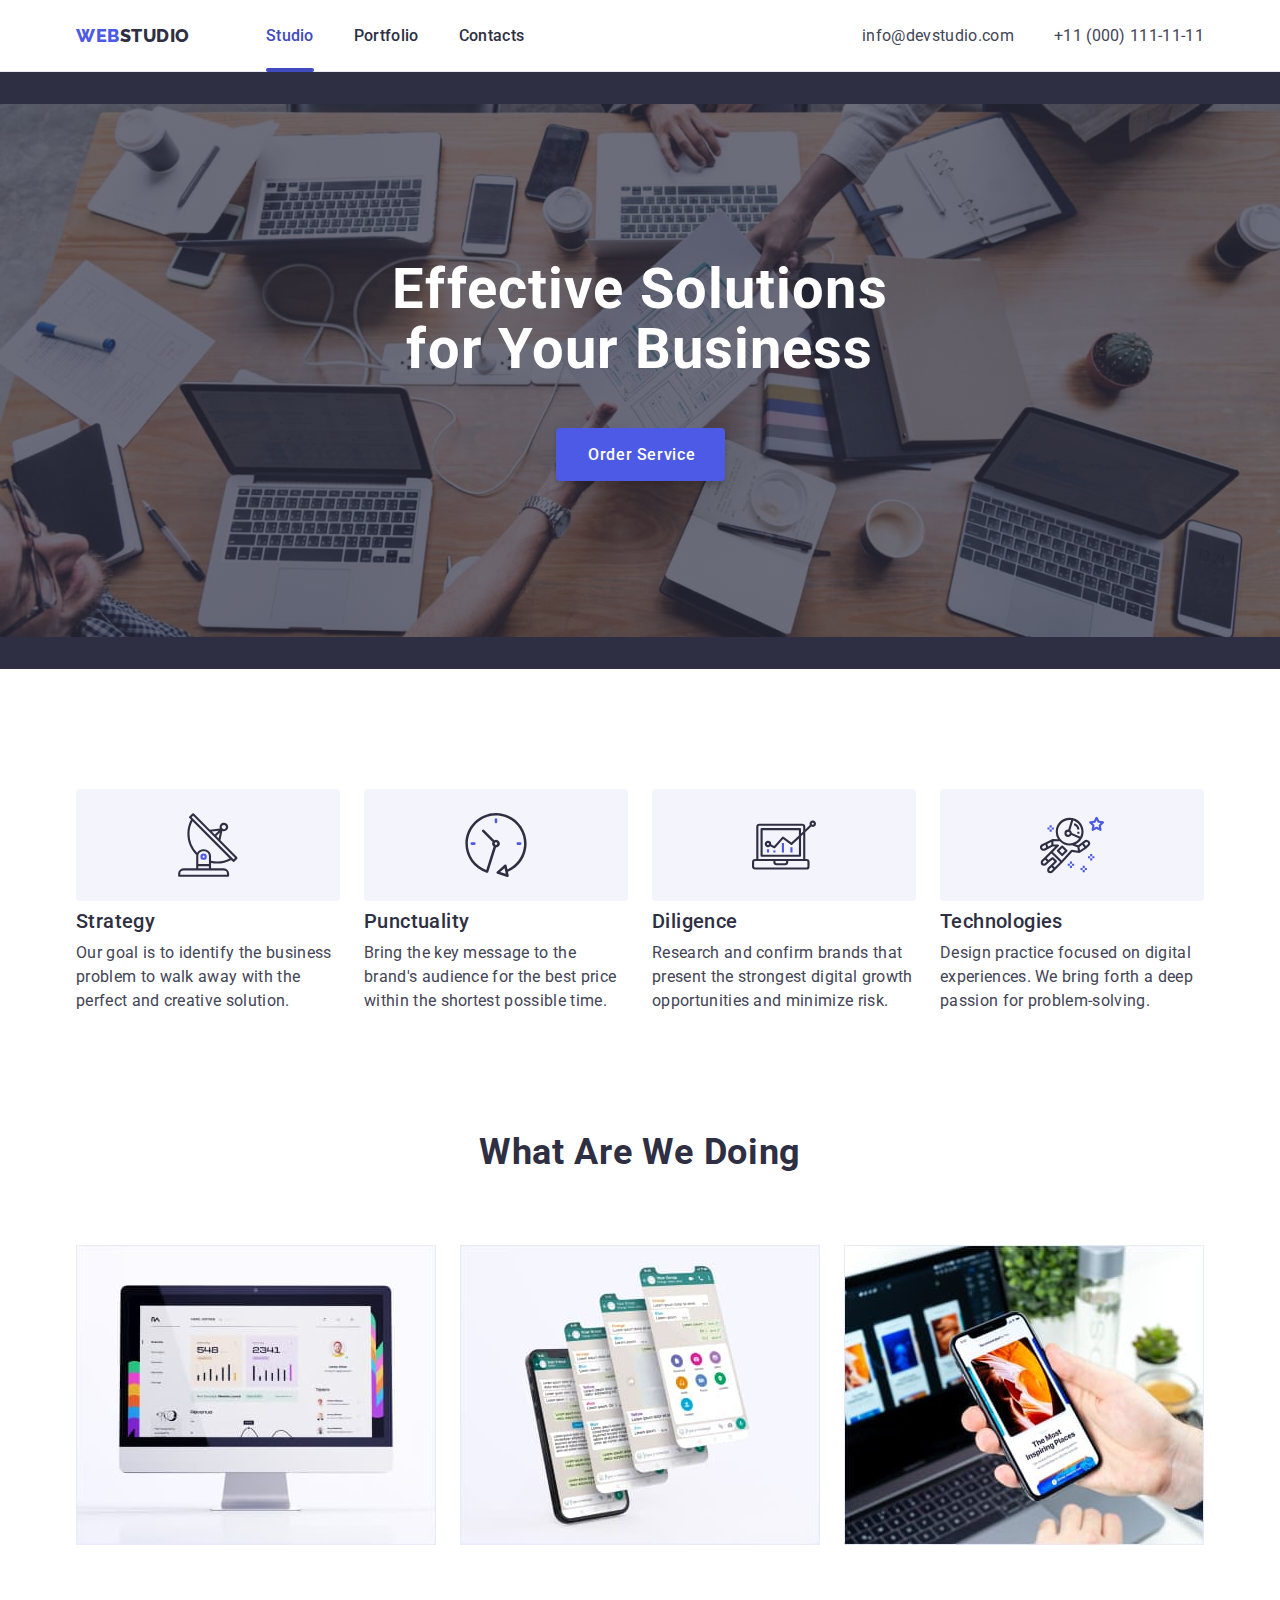
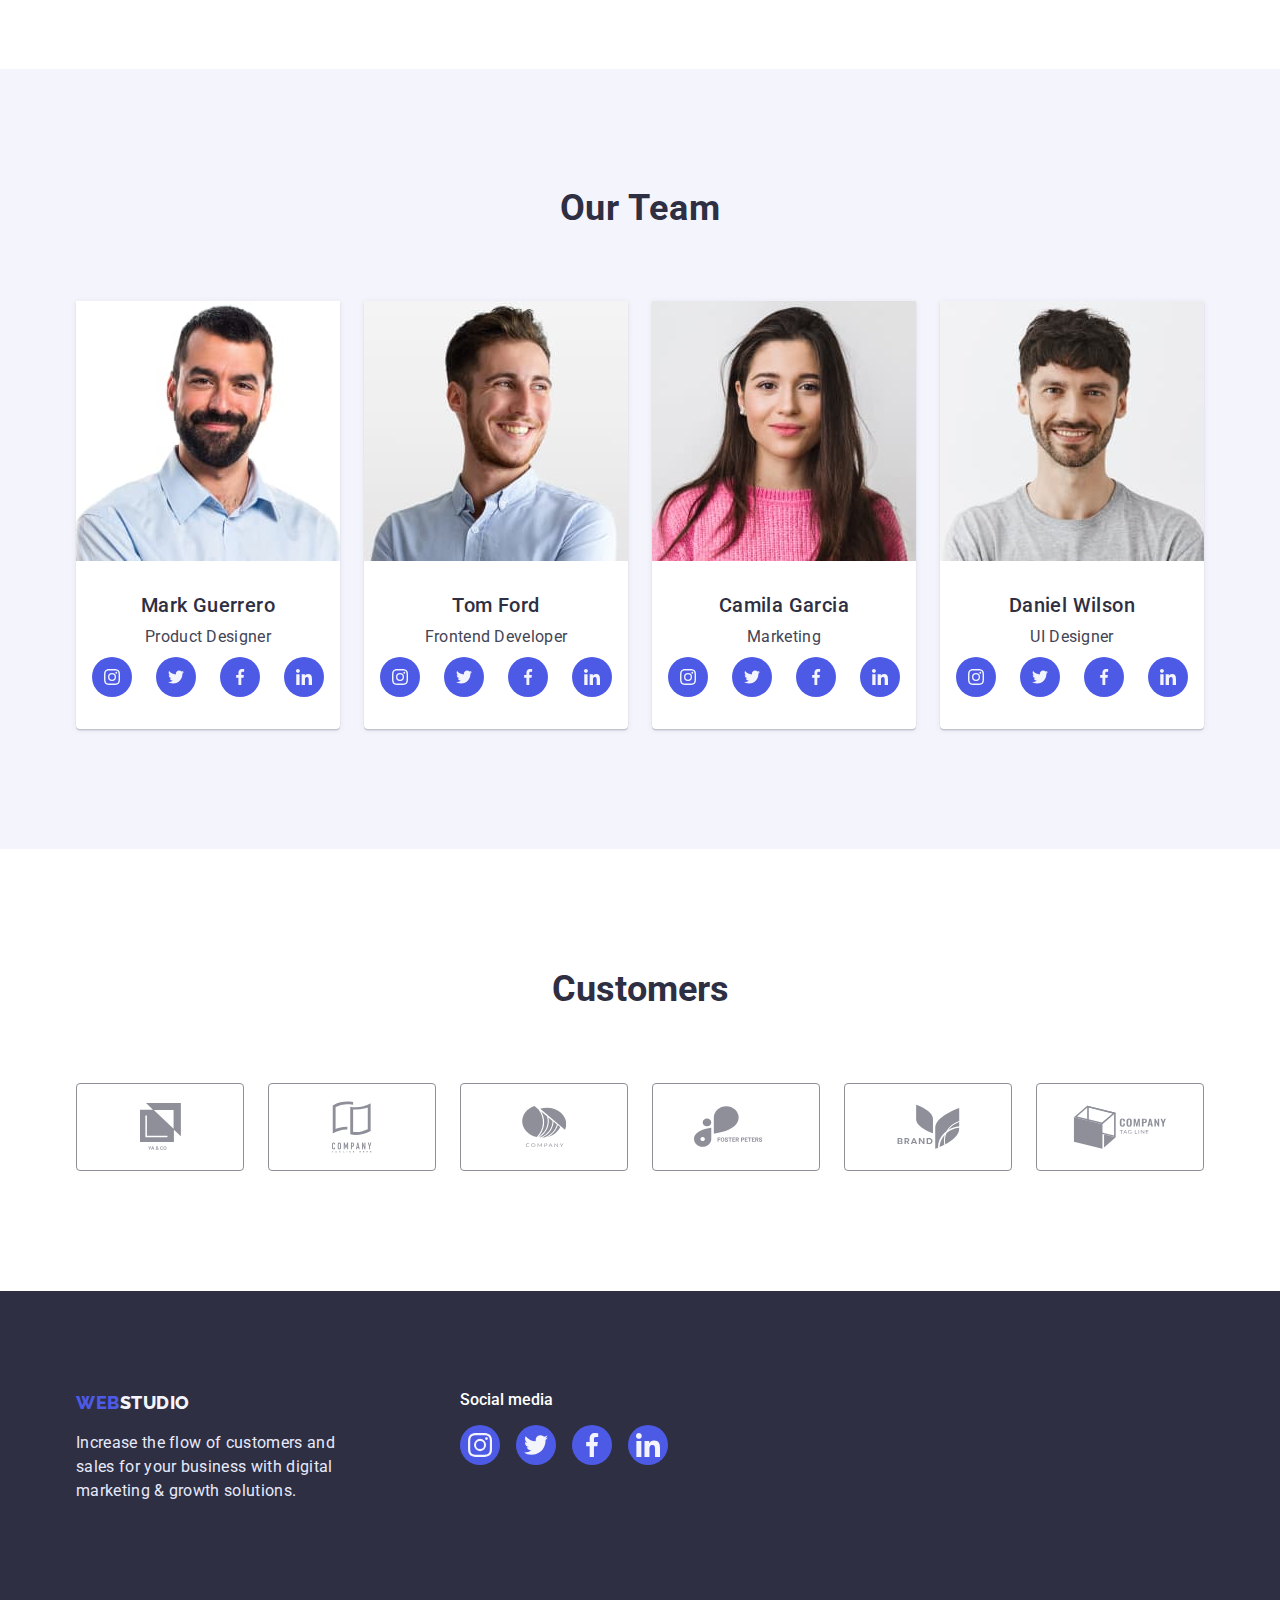
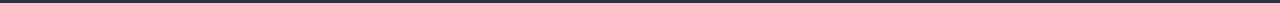
<file: index.html>
<!DOCTYPE html>
<html lang="en">
<!-- HEAD -->
<head>
    <meta charset="UTF-8">
    <meta http-equiv="X-UA-Compatible" content="IE=edge">
    <meta name="viewport" content="width=device-width, initial-scale=1.0">
    
    <link rel="stylesheet" href="https://cdnjs.cloudflare.com/ajax/libs/modern-normalize/1.0.0/modern-normalize.min.css"/>
    
    <link rel="preconnect" href="https://fonts.googleapis.com">
    <link rel="preconnect" href="https://fonts.gstatic.com" crossorigin>
    <link href="https://fonts.googleapis.com/css2?family=Raleway:wght@800&family=Roboto:wght@400;500;700;900&display=swap" rel="stylesheet">
    <link rel="stylesheet" href="styles.css">
    <title>Web Studio</title>
</head>

<!-- BODY -->
<body>
<!-- NAVIGATION -->
    <header class="header-border">     
        <div class="container header-container">
                <div class="flex-header">
                <nav class="flex-header">
                    <a href="./index.html" class="logo">
                        <span>Web</span>Studio
                    </a>
                    <ul class="list flex-header">
                        <li class="list-item"><a href="./index.html" class="nav link studio-line">Studio</a></li>
                        <li class="list-item"><a href="./portfolio.html" class="nav link">Portfolio</a></li>
                        <li class="list-item"><a href="" class="nav link">Contacts</a></li>
                    </ul>
                </nav> 
                    <ul class="list flex-header">
                        <li class="list-item"><a href="mailto:info@devstudio.com" class="nav contacts"><span>info@devstudio.com</span></a></li>
                        <li class="list-item"><a href="tel:+110001111111" class="nav contacts"><span>+11 (000) 111-11-11</span></a></li>
                    </ul>
                </div>
        </div>
</header> 
<!-- MAIN -->
<main>  
    <!-- HERO -->
            <section class="hero-section">
                <div class="container hero-container">
                    <h1 class="hero">
                        Effective Solutions
                        for Your Business
                    </h1>
                        <button type="button" class="btn" data-modal-open>Order Service</button>
                </div>
            </section>
            <!-- OUR SKILLS -->
            <section class="container our-skills-section">
                        <h2 class="invisible">Our skills</h2>
                        <ul class="list our-skills-flex" >
                            <li class="list-item our">
                                <div class="our-skills-icon-container">
                                    <svg class="our-skills-icon" width="59.72px" height="64px" >
                                        <use href="./images/symbol-defs-upd.svg#icon-antenna"></use>
                                    </svg>
                                </div>
                                <h3 class="our-skills-header">Strategy</h3>
                                <p class="our-skills-text">Our goal is to identify the business
                                    problem to walk away with the perfect and creative solution.</p>
                            </li>
                            <li class="list-item our">
                                <div class="our-skills-icon-container">
                                    <svg class="our-skills-icon" width="64px" height="64px">
                                        <use href="./images/symbol-defs-upd.svg#icon-clock"></use>
                                    </svg>
                                </div>
                                <h3 class="our-skills-header">Punctuality</h3>
                                <p class="our-skills-text">Bring the key message to the brand's audience for the best price within the shortest possible time.</p>
                            </li>
                            <li class="list-item our">
                                <div class="our-skills-icon-container">
                                    <svg class="our-skills-icon" width="64px" height="64px">
                                        <use href="./images/symbol-defs-upd.svg#icon-diagram"></use>
                                    </svg>
                                </div>
                                <h3 class="our-skills-header">Diligence</h3>
                                <p class="our-skills-text">Research and confirm brands that present the strongest digital growth opportunities and minimize risk.</p>
                            </li>
                            <li class="list-item our no-mr-right">
                                <div class="our-skills-icon-container">
                                    <svg class="our-skills-icon" width="64px" height="64px">
                                        <use href="./images/symbol-defs-upd.svg#icon-astronaut"></use>
                                    </svg>
                                </div>
                                <h3 class="our-skills-header">Technologies</h3>
                                <p class="our-skills-text">Design practice focused on digital experiences. We bring forth a deep passion for problem-solving.</p>
                            </li>
                        </ul>
            </section>
            <!-- WORKS -->
            <section class="container works-section">
                    <h2 class="works-header">What are we doing</h2>
                    <ul class="list works-list">
                        <li class="list-item works-image"><img src="images/img1.jpg" alt="Rectangle 71" width="360" height="300"></li>
                        <li class="list-item works-image"><img src="images/img2.jpg" alt="Rectangle 71" width="360" height="300"></li>
                        <li class="list-item works-image"><img src="images/img3.jpg" alt="Rectangle 71" width="360" height="300"></li>
                    </ul>
            </section>
            <!-- OUR TEAM -->
            <section class="our-team-bg">
                <div class="container team-section">
                    <h2 class="our-team-header">Our Team</h2>
                    <ul class="list our-team-list">
                        <li class="list-item teammate-card">
                            <img src="images/foto1.jpg" alt="teammate" width="264" height="260">
                        <div class="teammate-paddings">
                            <h3 class="teammates-title teammate-title-loc">Mark Guerrero</h3>
                                <p class="teammate-description teammate-text">Product Designer</p>
                        
                            <ul class="our-team-svg-list list">
                                    <li>
                                        <a href="" class="our-team-link">
                                            <svg class="our-team-icon">
                                                <use href="./images/symbol-defs-upd.svg#icon-instagram"></use>
                                            </svg>
                                        </a>
                                    </li>
                                    <li>
                                        <a href="" class="our-team-link">
                                            <svg class="our-team-icon">
                                                <use href="./images/symbol-defs-upd.svg#icon-twitter"></use>
                                            </svg>
                                        </a>
                                    </li>
                                    <li>
                                        <a href="" class="our-team-link">
                                            <svg class="our-team-icon">
                                                <use href="./images/symbol-defs-upd.svg#icon-facebook"></use>
                                            </svg>
                                        </a>
                                    </li>
                                    <li>
                                        <a href="" class="our-team-link">
                                            <svg class="our-team-icon">
                                                <use href="./images/symbol-defs-upd.svg#icon-linkedin"></use>
                                            </svg>
                                        </a>
                                    </li>
                            </ul>
                        </div>
                        </li>
                        
                        <li class="list-item teammate-card">
                            <img src="images/foto2.jpg" alt="teammate" width="264" height="260">
                        <div class="teammate-paddings">
                            <h3 class="teammates-title teammate-title-loc">Tom Ford</h3>
                                <p class="teammate-description teammate-text">Frontend Developer</p>
                        
                            <ul class="our-team-svg-list list">
                                    <li>
                                        <a href="" class="our-team-link">
                                            <svg class="our-team-icon">
                                                <use href="./images/symbol-defs-upd.svg#icon-instagram"></use>
                                            </svg>
                                        </a>
                                    </li>
                                    <li>
                                        <a href="" class="our-team-link">
                                            <svg class="our-team-icon">
                                                <use href="./images/symbol-defs-upd.svg#icon-twitter"></use>
                                            </svg>
                                        </a>
                                    </li>
                                    <li>
                                        <a href="" class="our-team-link">
                                            <svg class="our-team-icon">
                                                <use href="./images/symbol-defs-upd.svg#icon-facebook"></use>
                                            </svg>
                                        </a>
                                    </li>
                                    <li>
                                        <a href="" class="our-team-link">
                                            <svg class="our-team-icon">
                                                <use href="./images/symbol-defs-upd.svg#icon-linkedin"></use>
                                            </svg>
                                        </a>
                                    </li>
                            </ul>
                        </div>
                        </li>
            
                        <li class="list-item teammate-card">
                            <img src="images/foto3.jpg" alt="teammate" width="264" height="260">
                        <div class="teammate-paddings">
                            <h3 class="teammates-title teammate-title-loc">Camila Garcia</h3>
                                <p class="teammate-description teammate-text">Marketing</p>
                        
                            <ul class="our-team-svg-list list">
                                    <li>
                                        <a href="" class="our-team-link">
                                            <svg class="our-team-icon">
                                                <use href="./images/symbol-defs-upd.svg#icon-instagram"></use>
                                            </svg>
                                        </a>
                                    </li>
                                    <li>
                                        <a href="" class="our-team-link">
                                            <svg class="our-team-icon">
                                                <use href="./images/symbol-defs-upd.svg#icon-twitter"></use>
                                            </svg>
                                        </a>
                                    </li>
                                    <li>
                                        <a href="" class="our-team-link">
                                            <svg class="our-team-icon">
                                                <use href="./images/symbol-defs-upd.svg#icon-facebook"></use>
                                            </svg>
                                        </a>
                                    </li>
                                    <li>
                                        <a href="" class="our-team-link">
                                            <svg class="our-team-icon">
                                                <use href="./images/symbol-defs-upd.svg#icon-linkedin"></use>
                                            </svg>
                                        </a>
                                    </li>
                            </ul>
                        </div>
                        </li>
                        
                        <li class="list-item teammate-card">
                            <img src="images/foto4.jpg" alt="teammate" width="264" height="260">
                        <div class="teammate-paddings">
                            <h3 class="teammates-title teammate-title-loc">Daniel Wilson</h3>
                                <p class="teammate-description teammate-text">UI Designer</p>
                        
                            <ul class="our-team-svg-list list">
                                    <li>
                                        <a href="" class="our-team-link">
                                            <svg class="our-team-icon">
                                                <use href="./images/symbol-defs-upd.svg#icon-instagram"></use>
                                            </svg>
                                        </a>
                                    </li>
                                    <li>
                                        <a href="" class="our-team-link">
                                            <svg class="our-team-icon">
                                                <use href="./images/symbol-defs-upd.svg#icon-twitter"></use>
                                            </svg>
                                        </a>
                                    </li>
                                    <li>
                                        <a href="" class="our-team-link">
                                            <svg class="our-team-icon">
                                                <use href="./images/symbol-defs-upd.svg#icon-facebook"></use>
                                            </svg>
                                        </a>
                                    </li>
                                    <li>
                                        <a href="" class="our-team-link">
                                            <svg class="our-team-icon">
                                                <use href="./images/symbol-defs-upd.svg#icon-linkedin"></use>
                                            </svg>
                                        </a>
                                    </li>
                            </ul>
                        </div>
                        </li>
                    </ul>
                </div>
            </section>
            <!--CLIENTS-->
                <section class="container clients-section">
                    <h2 class="customers-header">Customers</h2>
                    <ul class="customers-list">

                            <li class="customers-list-item list">
                                <a href="" class="customers-link">
                                        <svg class="customers-icon-1 cl-link">
                                            <use href="./images/symbol-defs-upd.svg#icon-clients-1" width="41px" height="46.97px"></use>
                                        </svg>
                                </a>
                            </li>

                            <li class="customers-list-item list">
                                <a href="" class="customers-link">
                                        <svg class="customers-icon-2 cl-link">
                                            <use href="./images/symbol-defs-upd.svg#icon-clients-2" width="40px" height="52px"></use>
                                        </svg>
                                </a>
                            </li>

                            <li class="customers-list-item list">
                                <a href="" class="customers-link">
                                        <svg class="customers-icon-3 cl-link">
                                            <use href="./images/symbol-defs-upd.svg#icon-clients-3" width="44px" height="41px"></use>
                                        </svg>
                                    
                                </a>
                            </li>

                            <li class="customers-list-item list">
                                <a href="" class="customers-link">
                                        <svg class="customers-icon-4 cl-link">
                                            <use href="./images/symbol-defs-upd.svg#icon-clients-4" width="84px" height="41px"></use>
                                        </svg>
                                </a>
                            </li>

                             <li class="customers-list-item list">
                                <a href="" class="customers-link">
                                        <svg class="customers-icon-5 cl-link">
                                            <use href="./images/symbol-defs-upd.svg#icon-clients-5" width="63px" height="45px"></use>
                                        </svg>
                                </a>
                            </li>

                           <li class="customers-list-item list">
                                <a href="" class="customers-link">
                                        <svg class="customers-icon-6 cl-link">
                                            <use href="./images/symbol-defs-upd.svg#icon-clients-6" width="94px" height="44px"></use>
                                        </svg>
                                </a>
                           </li>
                    </ul>
                </section>
        </main>

<!-- FOOTER -->
<footer class="footer">
    <div class="container flex-footer-container">
            <div class="footer-text-container">
                <a href="./index.html" class="footer-logo">
                    <span>Web</span>Studio
                </a>
                <p class="footer-text">
                    Increase the flow of customers and sales for your business with digital marketing & growth solutions.
                </p>
            </div>
            
        <div class="footer-container">
            <h2 class="footer-header">Social media</h2>
                    <ul class="footer-link-container list">
                        <li class="list-item">
                            <a href="" class="footer-link">
                                <svg class="footer-icon">
                                    <use href="./images/symbol-defs-upd.svg#icon-instagram"></use>
                                </svg>
                            </a>
                        </li>
                                
                                
                        <li class="list-item">
                            <a href="" class="footer-link">
                                <svg class="footer-icon">
                                    <use href="./images/symbol-defs-upd.svg#icon-twitter"></use>
                                </svg>
                            </a>
                        </li>
                                
                                
                        <li class="list-item">
                            <a href="" class="footer-link">
                                <svg class="footer-icon">
                                    <use href="./images/symbol-defs-upd.svg#icon-facebook"></use>
                                </svg>
                            </a>
                        </li>
                                
                                
                        <li class="list-item">
                            <a href="" class="footer-link">
                                <svg class="footer-icon">
                                    <use href="./images/symbol-defs-upd.svg#icon-linkedin"></use>
                                </svg>
                            </a>
                        </li>
                    </ul>
        </div>
    </div>
    </footer>
    <div class="backdrop is-hidden" data-modal>
        <div class="modal">
            <button type="button" class="modal-close-btn" data-modal-close>
                <svg class="modal-close-icon">
                    <use href="./images/symbol-defs-upd.svg#icon-Vector-1"></use>
                </svg>
            </button>
        </div>
    </div>
    <script src="./js/modal.js"></script>
</body>
</html>
</file>
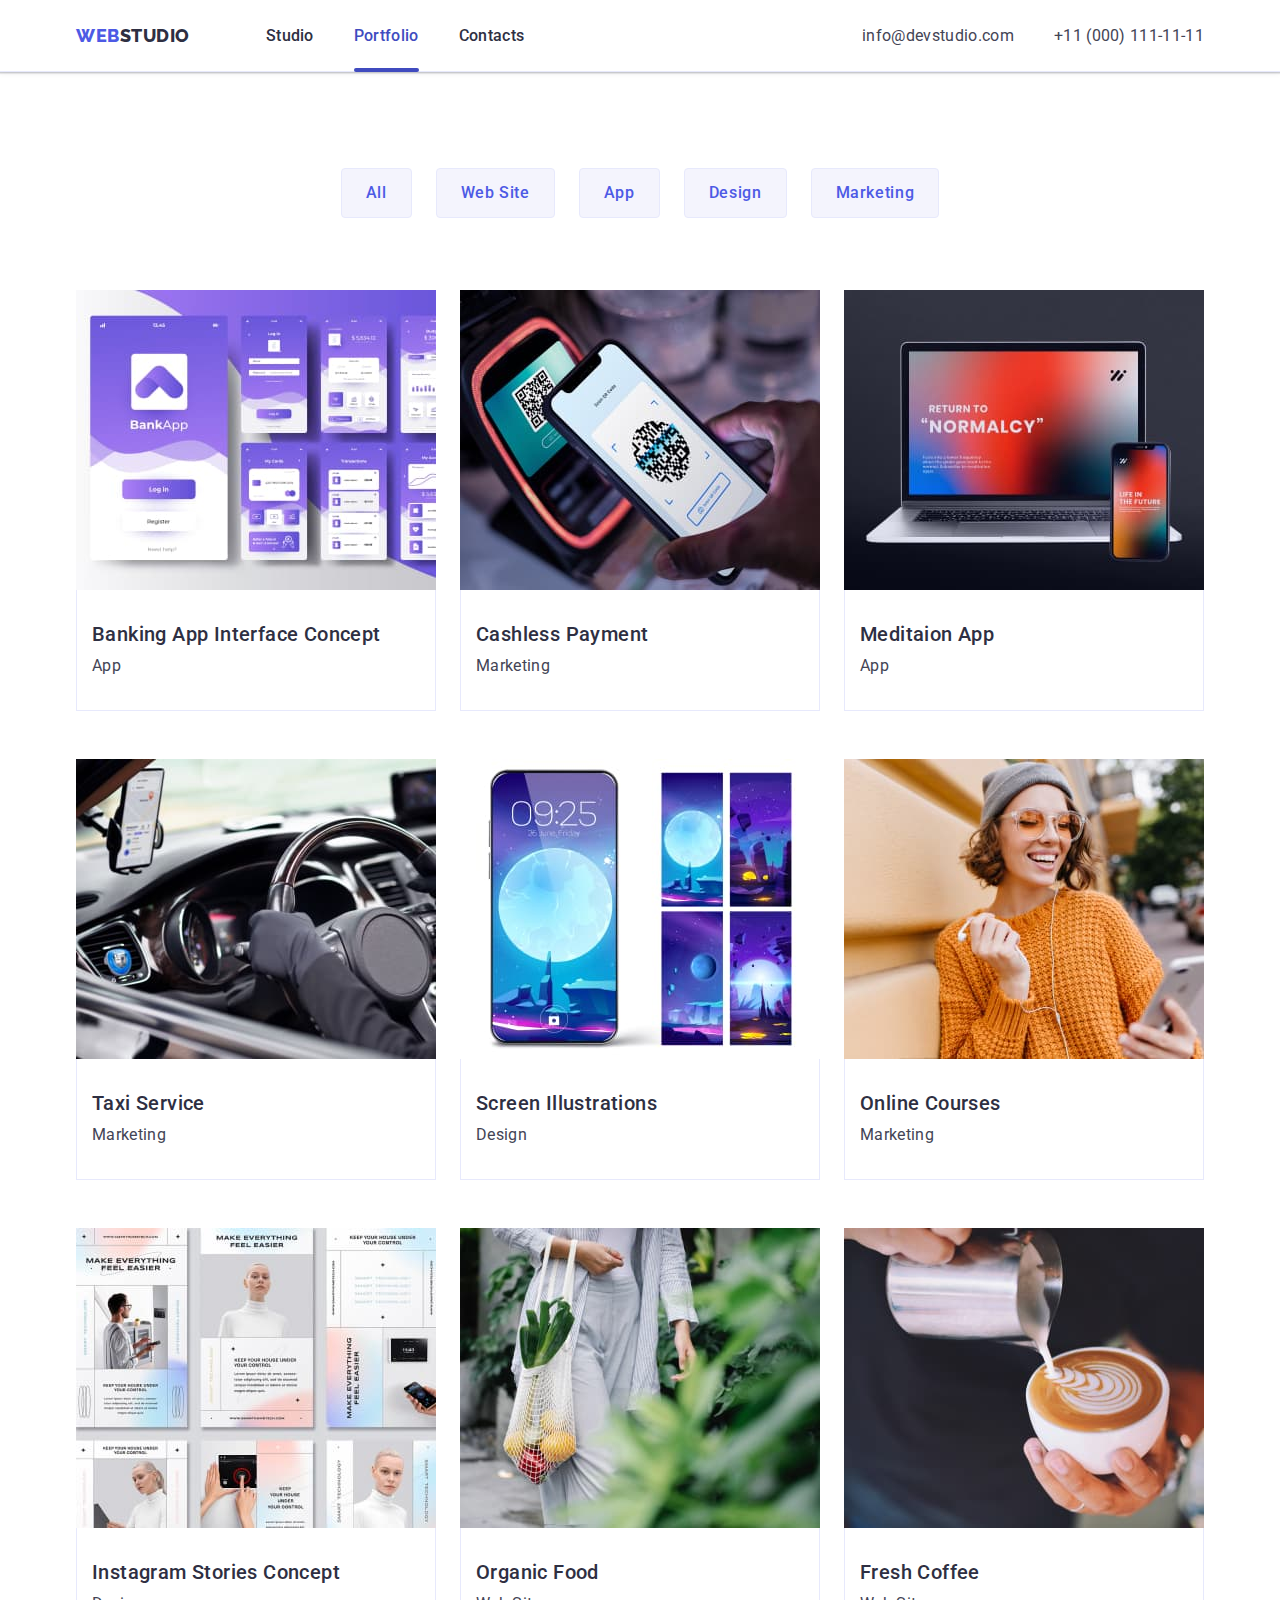
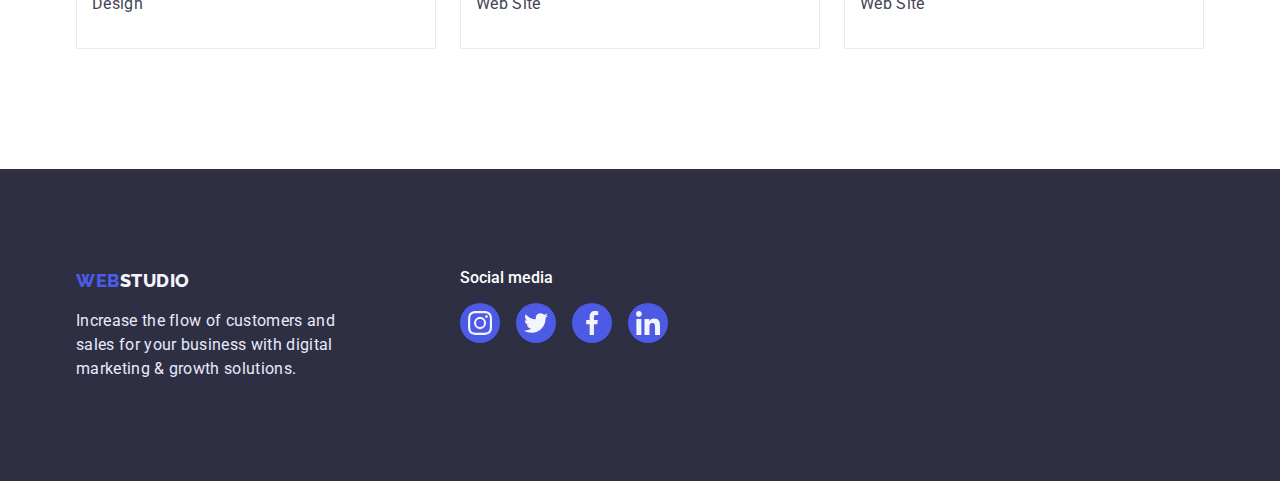
<file: portfolio.html>
<!DOCTYPE html>
<html lang="en">
<head>
    <meta charset="UTF-8">
    <meta http-equiv="X-UA-Compatible" content="IE=edge">
    <meta name="viewport" content="width=device-width, initial-scale=1.0">
    
    <link rel="stylesheet" href="https://cdnjs.cloudflare.com/ajax/libs/modern-normalize/1.0.0/modern-normalize.min.css"/>
    
    <link rel="preconnect" href="https://fonts.googleapis.com">
    <link rel="preconnect" href="https://fonts.gstatic.com" crossorigin>
    <link href="https://fonts.googleapis.com/css2?family=Raleway:wght@800&family=Roboto:wght@400;500;700;900&display=swap" rel="stylesheet">
    <link rel="stylesheet" href="styles.css">
    <title>Web Studio</title>
</head>
<!-- BODY -->
<body>
<!-- NAVIGATION -->
    <header class="portfolio-header-border">     
        <div class="container header-container">
            <div class="flex-header">
            <nav class="flex-header">
                <a href="./index.html" class="logo">
                    <span>Web</span>Studio
                </a>
                <ul class="list flex-header">
                    <li class="list-item"><a href="./index.html" class="nav link">Studio<div class="line"></div></a></li>
                    <li class="list-item"><a href="./portfolio.html" class="nav link portfolio-line">Portfolio<div class="line"></div></a></li>
                    <li class="list-item"><a href="" class="nav link">Contacts<div class="line"></div></a></li>
                </ul>
            </nav> 
                <ul class="list flex-header">
                    <li class="list-item"><a href="mailto:info@devstudio.com" class="nav contacts"><span>info@devstudio.com</span></a></li>
                    <li class="list-item"><a href="tel:+110001111111" class="nav contacts"><span>+11 (000) 111-11-11</span></a></li>
                </ul>
            </div>
    </div>
</header>
<!-- MAIN -->
<main>
<!-- PORFOLIO BTN -->
    <section class="container portfolio-section">
            <ul class="list portfolio-btn-flex">
                <li class="list-item"><button type="button" class="portfolio portfolio-nav-btn">All</button></li>
                <li class="list-item"><button type="button" class="portfolio portfolio-nav-btn">Web Site</button></li>
                <li class="list-item"><button type="button" class="portfolio portfolio-nav-btn">App</button></li>
                <li class="list-item"><button type="button" class="portfolio portfolio-nav-btn">Design</button></li>
                <li class="list-item"><button type="button" class="portfolio portfolio-nav-btn">Marketing</button></li>
            </ul>
<!-- PROJECT CARDS -->
        <h1 class="invisible">Portfolio</h1>
        <ul class="list portfolio-list">
            <li class="list-item project-card">
                <a href="" class="link project-card-link">
                    <div class="cards-overlay-block">
                        <img src="images/img.jpg" alt="project-card-0" width="360" height="300">
                        <div class="overlay">
                            <p>14 Stylish and User-Friendly App Design Concepts · Task Manager App · Calorie Tracker App · Exotic Fruit Ecommerce App · Cloud Storage App</p>
                        </div>
                    </div>
                        <div class="project-card-text-paddings">
                            <h2 class="project-card-header">Banking App Interface Concept</h2>
                            <p class="project-card-text">App</p>
                        </div>
                </a>
            </li>
            <li class="list-item project-card">
                <a href="" class="link project-card-link">
                    <div class="cards-overlay-block">
                        <img src="images/img-1.jpg" alt="project-card-1" width="360" height="300">
                        <div class="overlay">
                            <p>14 Stylish and User-Friendly App Design Concepts · Task Manager App · Calorie Tracker App · Exotic Fruit Ecommerce App · Cloud Storage App</p>
                        </div>
                    </div>
                        <div class="project-card-text-paddings">
                            <h2 class="project-card-header">Cashless Payment</h2>
                            <p class="project-card-text">Marketing</p>
                        </div>
                </a>
            </li>
            <li class="list-item project-card">
                <a href="" class="link project-card-link">
                    <div class="cards-overlay-block">
                        <img src="images/img-2.jpg" alt="project-card-2" width="360" height="300">
                        <div class="overlay">
                            <p>14 Stylish and User-Friendly App Design Concepts · Task Manager App · Calorie Tracker App · Exotic Fruit Ecommerce App · Cloud Storage App</p>
                        </div>
                    </div>
                        <div class="project-card-text-paddings">
                            <h2 class="project-card-header">Meditaion App</h2>
                            <p class="project-card-text">App</p>
                        </div>
                </a>
            </li>
            <li class="list-item project-card">
                <a href="" class="link project-card-link">
                    <div class="cards-overlay-block">
                        <img src="images/img-3.jpg" alt="project-card-3" width="360" height="300">
                        <div class="overlay">
                            <p>14 Stylish and User-Friendly App Design Concepts · Task Manager App · Calorie Tracker App · Exotic Fruit Ecommerce App · Cloud Storage App</p>
                        </div>
                    </div>
                        <div class="project-card-text-paddings">
                            <h2 class="project-card-header">Taxi Service</h2>
                            <p class="project-card-text">Marketing</p>
                        </div>
                </a>
            </li>
            <li class="list-item project-card">
                <a href="" class="link project-card-link">
                    <div class="cards-overlay-block">
                        <img src="images/img-4.jpg" alt="project-card-4" width="360" height="300">
                        <div class="overlay">
                            <p>14 Stylish and User-Friendly App Design Concepts · Task Manager App · Calorie Tracker App · Exotic Fruit Ecommerce App · Cloud Storage App</p>
                        </div>
                    </div>
                        <div class="project-card-text-paddings">
                            <h2 class="project-card-header">Screen Illustrations</h2>
                            <p class="project-card-text">Design</p>
                        </div>
                </a>
            </li>
            <li class="list-item project-card">
                <a href="" class="link project-card-link">
                    <div class="cards-overlay-block">
                        <img src="images/img-5.jpg" alt="project-card-5" width="360" height="300">
                        <div class="overlay">
                            <p>14 Stylish and User-Friendly App Design Concepts · Task Manager App · Calorie Tracker App · Exotic Fruit Ecommerce App · Cloud Storage App</p>
                        </div>
                    </div>
                        <div class="project-card-text-paddings">
                            <h2 class="project-card-header">Online Courses</h2>
                            <p class="project-card-text">Marketing</p>
                        </div>
                </a>
            </li>
            <li class="list-item project-card">
                <a href="" class="link project-card-link">
                    <div class="cards-overlay-block">
                        <img src="images/img-6.jpg" alt="project-card-6" width="360" height="300">
                        <div class="overlay">
                            <p>14 Stylish and User-Friendly App Design Concepts · Task Manager App · Calorie Tracker App · Exotic Fruit Ecommerce App · Cloud Storage App</p>
                        </div>
                    </div>
                        <div class="project-card-text-paddings">
                            <h2 class="project-card-header">Instagram Stories Concept</h2>
                            <p class="project-card-text">Design</p>
                        </div>
                </a>
            </li>
            <li class="list-item project-card">
                <a href="" class="link project-card-link">
                    <div class="cards-overlay-block">
                        <img src="images/img-7.jpg" alt="project-card-7" width="360" height="300">
                        <div class="overlay">
                            <p>14 Stylish and User-Friendly App Design Concepts · Task Manager App · Calorie Tracker App · Exotic Fruit Ecommerce App · Cloud Storage App</p>
                        </div>
                    </div>
                        <div class="project-card-text-paddings">
                            <h2 class="project-card-header">Organic Food</h2>
                            <p class="project-card-text">Web Site</p>
                        </div>
                </a>
            </li>
            <li class="list-item project-card">
                <a href="" class="link project-card-link">
                    <div class="cards-overlay-block">
                        <img src="images/img-8.jpg" alt="project-card-8" width="360" height="300">
                        <div class="overlay">
                            <p>14 Stylish and User-Friendly App Design Concepts · Task Manager App · Calorie Tracker App · Exotic Fruit Ecommerce App · Cloud Storage App</p>
                        </div>
                    </div>
                        <div class="project-card-text-paddings">
                            <h2 class="project-card-header">Fresh Coffee</h2>
                            <p class="project-card-text">Web Site</p>
                        </div>
                </a>
            </li>
        </ul>
</section>
</main>
<!-- FOOTER -->
<footer class="footer">
    <div class="container flex-footer-container">
            <div class="footer-text-container">
                <a href="./index.html" class="footer-logo">
                    <span>Web</span>Studio
                </a>
                <p class="footer-text">
                    Increase the flow of customers and sales for your business with digital marketing & growth solutions.
                </p>
            </div>
            
        <div class="footer-container">
            <h2 class="footer-header">Social media</h2>
                    <ul class="footer-link-container list">
                        <li class="list-item">
                            <a href="" class="footer-link">
                                <svg class="footer-icon">
                                    <use href="./images/symbol-defs-upd.svg#icon-instagram"></use>
                                </svg>
                            </a>
                        </li>
                                
                                
                        <li class="list-item">
                            <a href="" class="footer-link">
                                <svg class="footer-icon">
                                    <use href="./images/symbol-defs-upd.svg#icon-twitter"></use>
                                </svg>
                            </a>
                        </li>
                                
                                
                        <li class="list-item">
                            <a href="" class="footer-link">
                                <svg class="footer-icon">
                                    <use href="./images/symbol-defs-upd.svg#icon-facebook"></use>
                                </svg>
                            </a>
                        </li>
                                
                                
                        <li class="list-item">
                            <a href="" class="footer-link">
                                <svg class="footer-icon">
                                    <use href="./images/symbol-defs-upd.svg#icon-linkedin"></use>
                                </svg>
                            </a>
                        </li>
                    </ul>
        </div>
    </div>
    </footer>
</body>
</html>
</file>
<file: styles.css>
:root {
 --main-color: #2E2F42;
 --secondary-color: #434455;
 --interactive-elements: #4d5ae5;
 --portfolio-btn-background: #F4F4FD;
 --portfolio-btn-interactive-text: #FFFFFF;
}

*,
*::before,
*::after {
  box-sizing: border-box;
}

.link {
    text-decoration: none;
}

body {
    font-family: 'Roboto', sans-serif;
    color: var(--main-color);
}

.header-border {
    border-bottom: #E7E9FC 1px solid;
}

.portfolio-header-border {
    border-bottom: #E7E9FC 1px solid;
    box-shadow: 0px 2px 1px rgba(46, 47, 66, 0.08), 
    0px 1px 1px rgba(46, 47, 66, 0.16),
     0px 1px 6px rgba(46, 47, 66, 0.08)
}

.header-container { 
    padding: 24px;
    padding-bottom: 23px;
}

.flex-header {
    justify-content: space-between;
    display: flex;
    gap: 40px;
}

.flex {
    display: flex;
}


* h1, h2,h3,h4,h5,h6,p,ul,li {
    margin: 0;
    padding: 0;
}

.container {
    width: 1158px;
    padding-left: 15px;
    padding-right: 15px;
    margin-right: auto;
    margin-left: auto;
}

.list{
    list-style: none;
}

.invisible {
    position: absolute;
    width: 1px;
    height: 1px;
    margin: -1px;
    border: 0;
    padding: 0;
    white-space: nowrap;
    clip-path: inset(100%);
    clip: rect(0 0 0 0);
    overflow: hidden;
}


/**---logo---*/
.logo {
    font-family: 'Raleway';
    font-weight: 800;
    font-size: 18px;
    line-height: 1.33;
    text-decoration: none;
    color: var(--main-color);
    text-transform: uppercase;
    letter-spacing: 0.03em;
    margin-right: 36px;
}

.logo > span {
color: var(--interactive-elements);
}

/**---navigation---*/ 
.nav {
    text-decoration: none;  
    font-family: 'Roboto';
    font-weight: 500;
    font-size: 16px;
    line-height: 1.5; 
    color: var(--main-color);
    letter-spacing: 0.02em;
    transition-duration: 250ms;
    transition-timing-function: linear;
    position: relative;
}

.nav:hover, 
.nav:focus {
color: #404BBF;
}

.contacts {
    color: var(--secondary-color);
    font-weight: 400;   
}

.studio-line::after {
    content: '';
    width: 100%;
    height: 4px;
    background-color: #404BBF;
    display: block;
    border-radius: 2px;
    position: absolute;
    left: 0;
    margin-top: 20px;
}

.studio-line {
    color: #404BBF;
}

.portfolio-line {
    color: #404BBF;
}

.portfolio-line::after {
    content: '';
    width: 100%;
    height: 4px;
    background-color: #404BBF;
    display: block;
    border-radius: 2px;
    transition-duration: 250ms;
    transition-timing-function: linear;
    transform: translateY(20px);
    position: absolute;
}


/* ---hero--- */
.hero-section {
    max-width: 1440px;
    margin: 0 auto;
    background-color: #2E2F42;
    background-image: linear-gradient(
        rgba(46, 47, 66, 0.7), 
        rgba(46, 47, 66, 0.7)),
        url(images/people-office.jpg);
    
    background-size: contain;
    background-repeat: no-repeat;
    background-position: center;
    padding-top: 188px;
    padding-bottom: 188px;
}   

.hero {
    font-weight: 700;
    font-size: 56px;
    line-height: 1.07;
    text-align: center;
    letter-spacing: 0.02em;
    color: #ffffff;
    width: 496px;
    align-self: center;
}

.hero-container {
    display: flex;
    justify-content: center;
    flex-direction: column;
}

/**---button---*/
.btn {
    
    font-weight: 500;
    font-size: 16px;
    line-height: 1.33;
    letter-spacing: 0.04em;
    
    background: var(--interactive-elements);
    color: #ffffff;
    font-family: 'roboto';
    box-shadow: 0px 4px 4px rgba(0, 0, 0, 0.15);
    border-radius: 4px;
    border: 0px;
    
    cursor: pointer;
    margin-left: 480px;
    margin-right: 479px;
    margin-top: 48px;
    display: flex;
    padding: 16px 32px;  
    white-space: nowrap;

    transition-duration: 250ms;
    transition-timing-function: linear;
}

.btn:hover, .btn:focus {
background-color: #404BBF;
}

/* ---our skills--- */
.our-skills-header {
    font-family: 'Roboto';
    font-style: normal;
    font-weight: 500;
    font-size: 20px;
    line-height: 1.2;
    letter-spacing: 0.02em;
}

.our-skills-text {
    font-weight: 400;
    font-size: 16px;
    line-height: 1.5;
    letter-spacing: 0.02em;
    color: var(--secondary-color);
    margin-top: 8px; 
    min-width: 264px;
}



.our-skills-flex {
    display: flex;
}

.our-skills-section {
    padding-top: 120px; 
    padding-bottom: 120px;
}

.our {
    margin-right: 24px;
}

.no-mr-right {
    margin-right: 0;
}

.our-skills-icon-container {
    background-color: #F4F4FD;
    margin-bottom: 8px;
    border-radius: 4px;
    width: 264px;
    height: 112px;
    display: flex;
    align-items: center;
    justify-content: center;
}

/* ---works--- */

.works-section {
    padding-bottom: 120px;
}

.works-header {
    font-weight: 700;
    font-size: 36px;
    line-height: 1.11;
    text-align: center;
    letter-spacing: 0.02em;
    text-transform: capitalize;
    color: var(--main-color);
    margin-bottom: 72px;
    white-space: nowrap;
}

.works-list {
    display: flex;
    gap: 24px;
}

.works-image {
    width: calc((100% - 48px) / 3);
}

.team-section {
    padding-top: 120px;
    padding-bottom: 120px;
}

.our-team-bg {
    background: #F4F4FD;
}

/* ---our team--- */
.our-team-header {
    font-weight: 700;
    font-size: 36px;
    line-height: 1.11;
    text-align: center;
    letter-spacing: 0.02em;
    text-transform: capitalize;
    color: var(--main-color);
    margin-bottom: 72px;
    white-space: nowrap;
}

.our-team-list {
    display: flex;
    gap: 24px;
}

.our-team-svg-list {
    display: flex;
    gap: 24px;
}
       
.our-team-link:hover {
    background-color: #404BBF;
}

.our-team-link:focus {
    background-color: #404BBF;
}

.our-team-link {
    background-color: #4D5AE5;
    width: 40px;
    height: 40px;
    border-radius: 50%;
    display: flex;
    justify-content: center;
    align-items: center;
    transition-duration: 250ms;
    transition-timing-function: linear;
}

.our-team-icon {
    width: 16px;
    height: 16px;
}

.teammates-title {
    font-weight: 500;
    font-size: 20px;
    line-height: 1.2;
    letter-spacing: 0.02em;
    color: var(--main-color);
    white-space: nowrap;
    margin-bottom: 8px;
}

.teammate-description {
    font-weight: 400;
    font-size: 16px;
    line-height: 1.5;
    letter-spacing: 0.02em;
    color: var(--secondary-color);
    margin-bottom: 8px;
}

.teammate-card {
    display: flex;
    flex-direction: column;
    justify-content: flex-end;
    align-items: center;
    background-color: #FFFFFF;
    box-shadow: 0px 1px 6px rgba(46, 47, 66, 0.08), 0px 1px 1px rgba(46, 47, 66, 0.16), 0px 2px 1px rgba(46, 47, 66, 0.08);
    border-radius: 0px 0px 4px 4px;
    width: calc((100% - 72) / 4);
}

.teammate-paddings {
    padding-bottom: 32px;  
    padding-top: 32px;
    display: flex;
    flex-direction: column;
    align-items: center;
}

.customers-header {
    font-size: 36px;
    display: flex;
    justify-content: center;
    margin-bottom: 72px;
}

.customers-list {
    display: flex;
    justify-content: center;
    align-items: center;
    gap: 24px;
}

.clients-section {
    padding-bottom: 120px;
    padding-top: 120px;
}

.customers-link {
    display: flex;
    justify-content: center;
    align-items: center;
    width: 168px;
    height: 88px;
    border: 1px solid #8E8F99;
    border-radius: 4px;
    transition-duration: 250ms;
    transition-timing-function: linear;
}

.customers-link:hover {
    border-color: #4D5AE5;
}

.customers-link:hover .cl-link {
    fill: #4D5AE5;
}

.customers-link:focus {
    border-color: #4D5AE5;
}

.customers-link:focus .cl-link {
    fill: #4D5AE5;
}


.customers-icon-1 {
    width: 41px;
    height: 46.97px;
    fill:#8e8f99;
    transition-duration: 250ms;
    transition-timing-function: linear;
}
.customers-icon-2 {
    width: 40px;
    height: 52px;
    fill:#8e8f99;
    transition-duration: 250ms;
    transition-timing-function: linear;
}
.customers-icon-3 {
    width: 44px;
    height: 41px;
    fill:#8e8f99;
    transition-duration: 250ms;
    transition-timing-function: linear;
}
.customers-icon-4 {
    width: 84px;
    height: 41px;
    fill:#8e8f99;
    transition-duration: 250ms;
    transition-timing-function: linear;
}
.customers-icon-5 {
    width: 63px;
    height: 45px;
    fill:#8e8f99;
    transition-duration: 250ms;
    transition-timing-function: linear;
}
.customers-icon-6 {
    width: 94px;
    height: 44px;
    fill:#8e8f99;
    transition-duration: 250ms;
    transition-timing-function: linear;
}

/* ---footer--- */
.footer {
    background: var(--main-color);
    padding-top: 100px;
    padding-bottom: 100px;
}

.footer-container {
    display: flex;
}

.footer-logo {
    font-family: 'Raleway';
    font-weight: 800;
    font-size: 18px;
    line-height: 1.33;
    text-decoration: none;
    color: var(--portfolio-btn-background);
    text-transform: uppercase;
    letter-spacing: 0.03em;
    margin-bottom: 16px;
    display: flex;
}

.footer-logo > span {
color: var(--interactive-elements);
}

.flex-footer-text {
    display: flex;
    align-items: flex-end
}

.flex-footer-container {
    display: flex;
}

.footer-text {
    font-weight: 400;
    font-size: 16px;
    line-height: 1.5;
    letter-spacing: 0.02em;
    color: #E7E9FC;
    width: 264px;
}

.footer-link {
    width: 40px;
    height: 40px;
    background-color: #4D5AE5;
    display: flex;
    justify-content: center;
    align-items: center;
    border-radius: 50%;
    transition-duration: 250ms;
    transition-timing-function: linear;
}

.footer-link:hover {
    background-color: #31D0AA;
}

.footer-link:focus {
    background-color: #31D0AA;
}


.footer-container {
    display: flex;
    flex-direction: column;
    margin-left: 120px;
}

.footer-link-container {
    display: flex;
    gap: 16px;
}

.footer-icon {
    width: 24px;
    height: 24px;
}

.footer-header {
    color: #FFFFFF;
    font-size: 16px;
    font-weight: 500;
    margin-bottom: 16px;
}

/* portfolio nav btn */
.portfolio-nav-btn {
    background: var(--portfolio-btn-background);
    border: 1px solid #E7E9FC;
    cursor: pointer;
    transition-duration: 250ms;
    transition-timing-function: linear;
}

.portfolio-nav-btn  {
    font-family: 'Roboto';
    font-style: normal;
    font-weight: 500;
    font-size: 16px;
    line-height: 1.5;
    text-align: center;
    letter-spacing: 0.04em;
    color: var(--interactive-elements);
    padding: 12px 24px;
    border-radius: 4px;
    flex-direction: row;
    justify-content: center;
    align-items: center;
}

.portfolio-nav-btn:hover,
.portfolio-nav-btn:focus {
    background-color: #404BBF;
    box-shadow: 0px 3px 1px rgba(0, 0, 0, 0.1), 0px 2px 1px rgba(0, 0, 0, 0.08), 0px 2px 2px rgba(0, 0, 0, 0.12);
    color: var(--portfolio-btn-interactive-text);
    border: #404BBF 1px solid;

}

.portfolio-btn-flex {
    display: flex;
    gap: 24px;
    justify-content: center;
    margin-bottom: 72px;
}

.portfolio-section {
    padding-top: 96px;
    padding-bottom: 120px;
}

.portfolio-list {
    display: flex;
    flex-wrap: wrap;
    column-gap: 24px;
    row-gap: 48px;    
}

.project-card {
    border: 1px solid #E7E9FC;
    border-top: 0;
    width: calc((100% - 48px) / 3);
    display: flex;
    justify-content: space-between;
    flex-direction: column;
    align-items: center;
    cursor: pointer;
}

.project-card-link {
    transition-duration: 250ms;
    transition-timing-function: linear;
}

.project-card-link:hover, 
.project-card-link:focus{
    box-shadow: 0px 1px 6px rgba(46, 47, 66, 0.08), 
    0px 1px 1px rgba(46, 47, 66, 0.16), 
    0px 2px 1px rgba(46, 47, 66, 0.08);
}

.project-card-link:hover .overlay, 
.project-card-link:focus .overlay {
    transform: translateY(0);
}

.project-card-text {
    font-weight: 400;
    font-size: 16px;
    line-height: 24px;
    letter-spacing: 0.02em;
    color: var(--secondary-color);
    margin-top: 8px;
}

.project-card-header {
    font-weight: 500;
    font-size: 20px;
    line-height: 1.2;
    letter-spacing: 0.02em;
    color: var(--main-color);
    align-self: flex-start;
}

.project-card-text-paddings {
    padding-top: 32px;
    padding-left: 16px;
    padding-bottom:  32px;
    align-self: flex-start;
}

.cards-overlay-block {
    position: relative;
    overflow: hidden;
    height: 300px;
}

.overlay {
    position: absolute;
    top: 0;
    background-color: #4D5AE5;
    width: 100%;
    height: 100%;
    color: #F4F4FD;
    display: flex;
    align-items: center;
    line-height: 24px;
    letter-spacing: 0.02em;
    padding: 32px;
    padding-top: 40px;
    align-items: flex-start;
    transform: translateY(100%);
    transition: transform 250ms linear;
}

.backdrop {
    position: fixed;
    top: 0;
    width: 100%;
    height: 100%;
    background-color: rgba(46, 47, 66, 0.4);
}

.modal {
    position: absolute;
    width: 408px;
    min-height: 576px;
    background-color: #FCFCFC;
    border-radius: 4px;
    top: 50%;
    left: 50%;
    transform: translate(-50%, -50%);
    justify-content: end;
    padding: 24px;
}

.modal-close-btn {
    background-color:#E7E9FC;
    width: 24px;
    height: 24px;
    border-radius: 50%;
    border: 1px solid rgba(0, 0, 0, 0.1);
    cursor: pointer;
    margin-left: auto;
    display: flex;
    justify-content: center;
    align-items: center;
}

.modal-close-btn:active {
    background-color: #404BBF;
}

.modal-close-btn:active .modal-close-icon {
    fill: #FFFFFF;
}

.modal-close-icon {
    width: 8px;
    height: 8px;
    fill: #2e2f42;
}

.is-hidden {
    opacity: 0;
    pointer-events: none;
    visibility: hidden;
}

.no-scroll {
    overflow: hidden;
}
</file>
